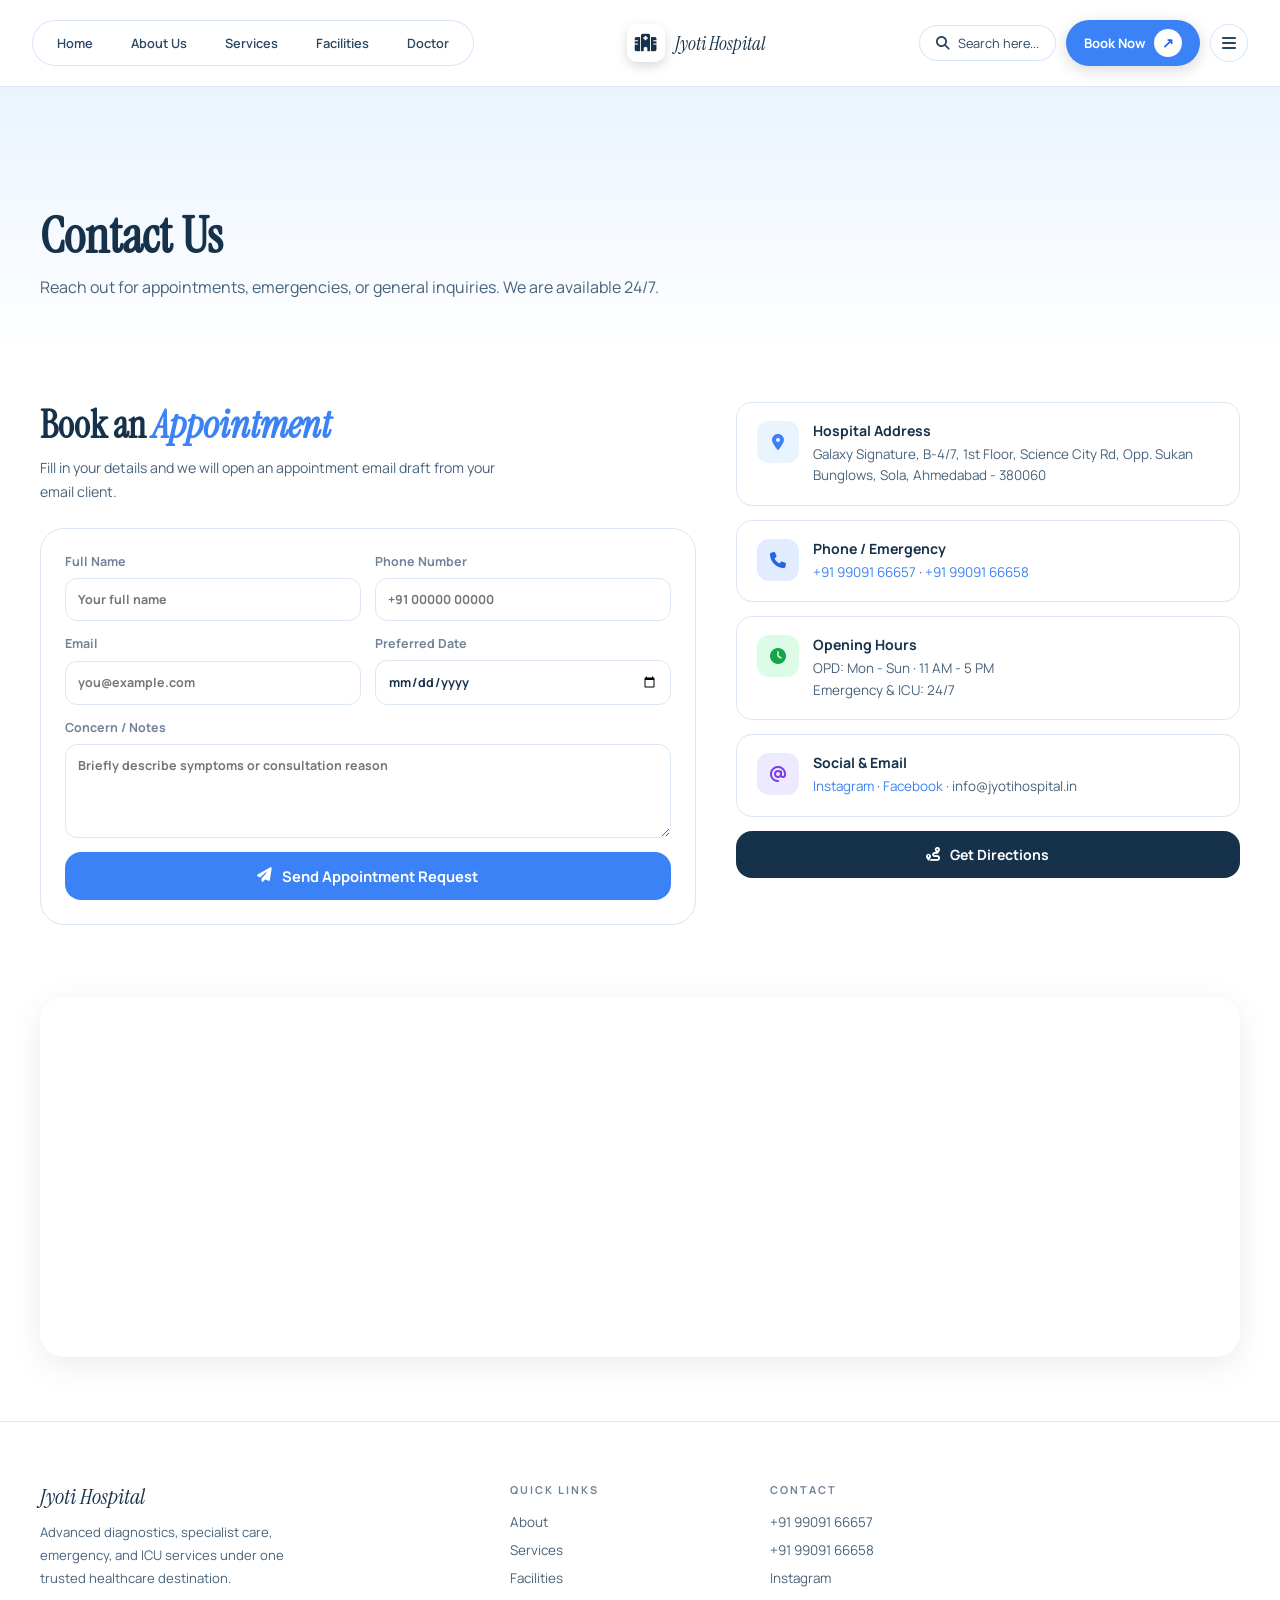
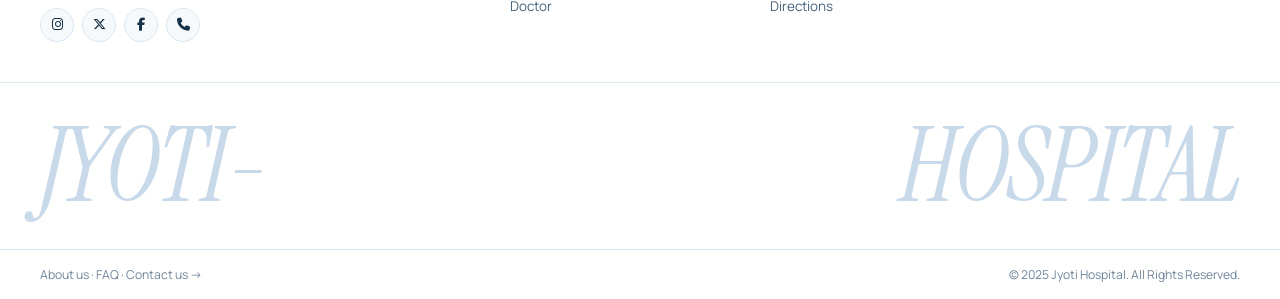
<file: pages/contact.html>
<!DOCTYPE html>
<html lang="en">

<head>
  <meta charset="UTF-8" />
  <meta name="viewport" content="width=device-width, initial-scale=1.0" />
  <title>Contact Us | Jyoti Hospital</title>
  <meta name="description"
    content="Get in touch with Jyoti Hospital, Sola, Ahmedabad. Book an appointment, call emergency, or visit us." />
  <link
    href="https://fonts.googleapis.com/css2?family=Instrument+Serif:ital@0;1&family=Manrope:wght@300;400;500;600;700;800&display=swap"
    rel="stylesheet" />
  <link rel="stylesheet" href="https://cdn.jsdelivr.net/npm/@fortawesome/fontawesome-free@6.5.2/css/all.min.css" />
  <link rel="stylesheet" href="../assets/css/main.css" />
</head>

<body class="inner-page">
  <div class="nav-wrap">
    <nav class="nav-pill-left">
      <a href="../index.html">Home</a>
      <a href="./about.html">About Us</a>
      <a href="./services.html">Services</a>
      <a href="./facilities.html">Facilities</a>
      <a href="./doctor.html">Doctor</a>
    </nav>
    <div class="nav-logo">
      <div class="nav-logo-icon"><i class="fa-solid fa-hospital"></i></div>
      <span class="nav-logo-name">Jyoti Hospital</span>
    </div>
    <div class="nav-right">
      <button type="button" class="nav-search" aria-label="Search full website"><span><i
            class="fa-solid fa-magnifying-glass"></i></span> Search here...</button>
      <a href="./contact.html" class="nav-book">Book Now <div class="btn-arrow">↗</div></a>
      <div class="nav-menu-btn"><i class="fa-solid fa-bars"></i></div>
    </div>
  </div>

  <!-- PAGE HERO -->
  <section class="page-hero">
    <div class="page-hero-inner">
      <h1>Contact Us</h1>
      <p>Reach out for appointments, emergencies, or general inquiries. We are available 24/7.</p>
    </div>
  </section>

  <!-- CONTACT CONTENT -->
  <section class="contact-page-sec">
    <div class="contact-page-inner">

      <!-- LEFT: FORM -->
      <div class="contact-form-block">
        <h2>Book an <em>Appointment</em></h2>
        <p>Fill in your details and we will open an appointment email draft from your email client.</p>
        <form id="appointment-form-el" class="appointment-form" data-email="info@jyotihospital.in">
          <div class="form-row">
            <label>
              Full Name
              <input type="text" name="name" required placeholder="Your full name" />
            </label>
            <label>
              Phone Number
              <input type="tel" name="phone" required placeholder="+91 00000 00000" />
            </label>
          </div>
          <div class="form-row">
            <label>
              Email
              <input type="email" name="email" required placeholder="you@example.com" />
            </label>
            <label>
              Preferred Date
              <input type="date" name="date" required />
            </label>
          </div>
          <label>
            Concern / Notes
            <textarea name="message" rows="4" placeholder="Briefly describe symptoms or consultation reason"></textarea>
          </label>
          <button type="submit" class="contact-submit-btn"><i class="fa-solid fa-paper-plane"></i> Send Appointment
            Request</button>
        </form>
      </div>

      <!-- RIGHT: INFO CARDS -->
      <div class="contact-info-block">

        <div class="contact-info-card">
          <div class="cic-icon"><i class="fa-solid fa-location-dot"></i></div>
          <div>
            <h4>Hospital Address</h4>
            <p>Galaxy Signature, B-4/7, 1st Floor, Science City Rd, Opp. Sukan Bunglows, Sola, Ahmedabad - 380060</p>
          </div>
        </div>

        <div class="contact-info-card">
          <div class="cic-icon cic-blue"><i class="fa-solid fa-phone"></i></div>
          <div>
            <h4>Phone / Emergency</h4>
            <p><a href="tel:+919909166657">+91 99091 66657</a> · <a href="tel:+919909166658">+91 99091 66658</a></p>
          </div>
        </div>

        <div class="contact-info-card">
          <div class="cic-icon cic-green"><i class="fa-solid fa-clock"></i></div>
          <div>
            <h4>Opening Hours</h4>
            <p>OPD: Mon - Sun · 11 AM - 5 PM<br />Emergency & ICU: 24/7</p>
          </div>
        </div>

        <div class="contact-info-card">
          <div class="cic-icon cic-purple"><i class="fa-solid fa-at"></i></div>
          <div>
            <h4>Social & Email</h4>
            <p>
              <a href="https://www.instagram.com/jyoti.hospital.icu/" target="_blank"
                rel="noopener noreferrer">Instagram</a> ·
              <a href="https://www.facebook.com/JyotiHospitalICUPharmacy/" target="_blank"
                rel="noopener noreferrer">Facebook</a> ·
              info@jyotihospital.in
            </p>
          </div>
        </div>

        <a href="https://www.google.com/maps/dir/?api=1&destination=Jyoti+Hospital+Sola+Ahmedabad" target="_blank"
          rel="noopener noreferrer" class="contact-directions-btn">
          <i class="fa-solid fa-route"></i> Get Directions
        </a>
      </div>

    </div>
  </section>

  <!-- MAP -->
  <section class="contact-map-sec">
    <iframe
      src="https://www.google.com/maps/embed?pb=!1m18!1m12!1m3!1d3671.5!2d72.5310!3d23.0730!2m3!1f0!2f0!3f0!3m2!1i1024!2i768!4f13.1!3m3!1m2!1s0x395e832a!2sJyoti+Hospital+ICU+%26+Pharmacy!5e0!3m2!1sen!2sin!4v1680000000000!5m2!1sen!2sin"
      allowfullscreen loading="lazy" referrerpolicy="no-referrer-when-downgrade"></iframe>
  </section>

  <!-- FOOTER -->
  <footer>
    <div class="footer-top">
      <div>
        <div class="fb-name">Jyoti Hospital</div>
        <p class="fb-desc">Advanced diagnostics, specialist care, emergency, and ICU services under one trusted
          healthcare destination.</p>
        <div class="fb-socials">
          <a class="fb-soc" href="https://www.instagram.com/jyoti.hospital.icu/" target="_blank"
            rel="noopener noreferrer"><i class="fa-brands fa-instagram"></i></a>
          <a class="fb-soc" href="#" target="_blank" rel="noopener noreferrer"><i
              class="fa-brands fa-x-twitter"></i></a>
          <a class="fb-soc" href="https://www.facebook.com/JyotiHospitalICUPharmacy/" target="_blank"
            rel="noopener noreferrer"><i class="fa-brands fa-facebook-f"></i></a>
          <a class="fb-soc" href="tel:+919909166657"><i class="fa-solid fa-phone"></i></a>
        </div>
      </div>
      <div class="fc">
        <div class="fc-head">Quick Links</div>
        <a href="./about.html">About</a>
        <a href="./services.html">Services</a>
        <a href="./facilities.html">Facilities</a>
        <a href="./doctor.html">Doctor</a>
      </div>
      <div class="fc">
        <div class="fc-head">Contact</div>
        <a href="tel:+919909166657">+91 99091 66657</a>
        <a href="tel:+919909166658">+91 99091 66658</a>
        <a href="https://www.instagram.com/jyoti.hospital.icu/" target="_blank" rel="noopener noreferrer">Instagram</a>
        <a href="https://www.google.com/maps/dir/?api=1&destination=Jyoti+Hospital+Sola+Ahmedabad" target="_blank"
          rel="noopener noreferrer">Directions</a>
      </div>
    </div>
    <div class="footer-wordmark">
      <div class="wordmark">JYOTI-</div>
      <div class="wordmark">HOSPITAL</div>
    </div>
    <div
      style="padding: 16px 40px; display: flex; justify-content: space-between; align-items: center; border-top: 1px solid var(--border); font-size: 0.76rem; color: var(--muted); flex-wrap: wrap; gap: 8px">
      <span>About us · FAQ · Contact us →</span>
      <span>&copy; 2025 Jyoti Hospital. All Rights Reserved.</span>
    </div>
  </footer>

  <div class="mobile-nav-overlay" id="mobile-nav">
    <div class="mobile-nav-drawer">
      <button class="mobile-nav-close" id="mobile-nav-close"><i class="fa-solid fa-xmark"></i></button>
      <a href="./about.html">About Us</a>
      <a href="./services.html">Services</a>
      <a href="./facilities.html">Facilities</a>
      <a href="./doctor.html">Doctor</a>
      <a href="./contact.html">Contact Us</a>
      <a href="./contact.html" class="mobile-nav-cta"><i class="fa-regular fa-calendar-check"></i> Book Appointment</a>
    </div>
  </div>
  <script defer src="../assets/js/main.js"></script>
</body>

</html>
</file>
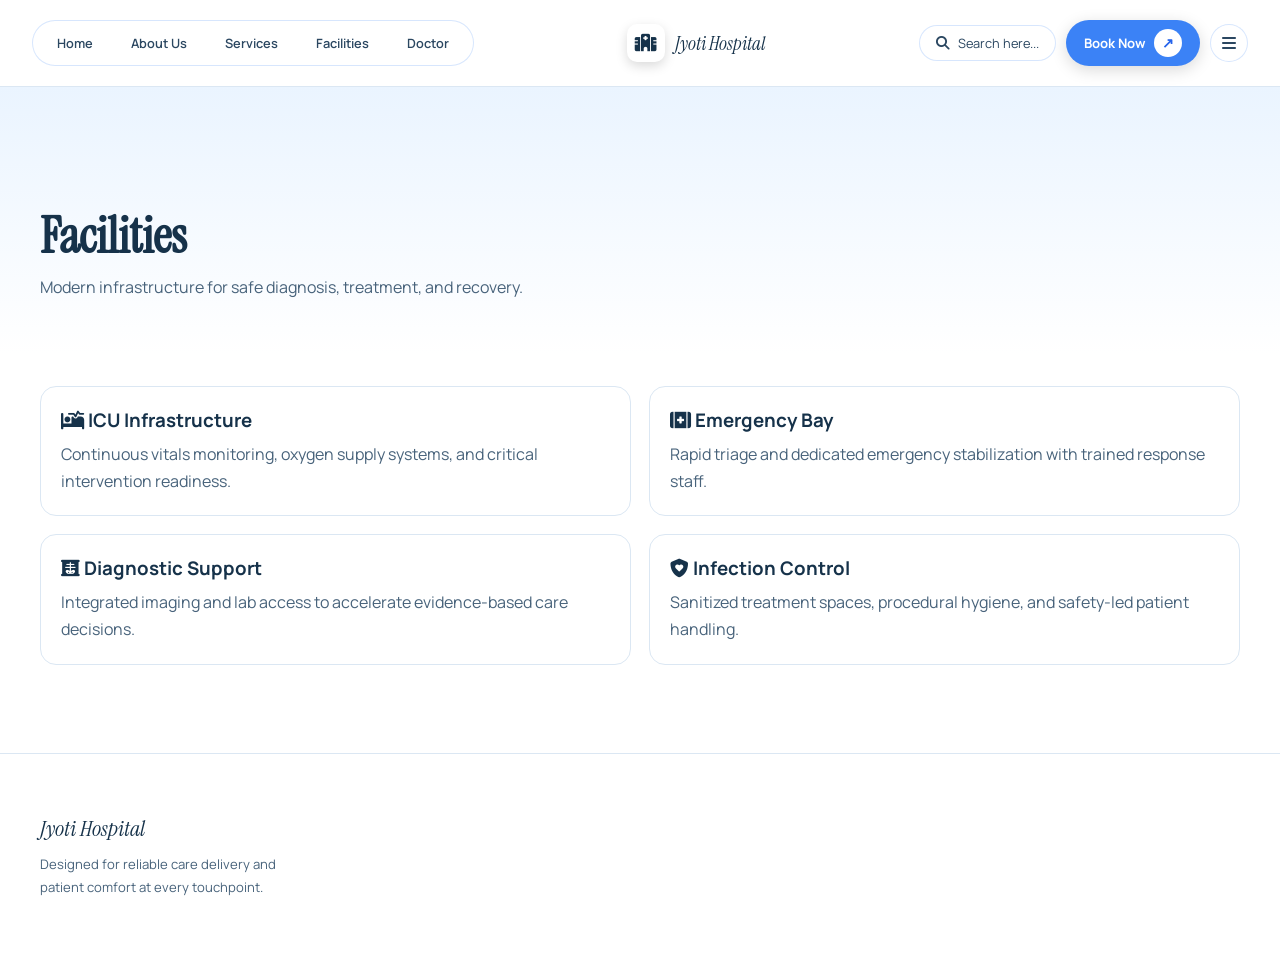
<file: pages/facilities.html>
<!DOCTYPE html>
<html lang="en">

<head>
  <meta charset="UTF-8" />
  <meta name="viewport" content="width=device-width, initial-scale=1.0" />
  <title>Facilities | Jyoti Hospital</title>
  <meta name="description"
    content="Discover hospital infrastructure and patient-focused facilities at Jyoti Hospital." />
  <link
    href="https://fonts.googleapis.com/css2?family=Instrument+Serif:ital@0;1&family=Manrope:wght@300;400;500;600;700;800&display=swap"
    rel="stylesheet" />
  <link rel="stylesheet" href="https://cdn.jsdelivr.net/npm/@fortawesome/fontawesome-free@6.5.2/css/all.min.css" />
  <link rel="stylesheet" href="../assets/css/main.css" />
</head>

<body class="inner-page">
  <div class="nav-wrap">
    <nav class="nav-pill-left">
      <a href="../index.html">Home</a>
      <a href="./about.html">About Us</a>
      <a href="./services.html">Services</a>
      <a href="./facilities.html">Facilities</a>
      <a href="./doctor.html">Doctor</a>
    </nav>
    <div class="nav-logo">
      <div class="nav-logo-icon"><i class="fa-solid fa-hospital"></i></div>
      <span class="nav-logo-name">Jyoti Hospital</span>
    </div>
    <div class="nav-right">
      <button type="button" class="nav-search" aria-label="Search full website"><span><i
            class="fa-solid fa-magnifying-glass"></i></span> Search here...</button>
      <a href="./contact.html" class="nav-book">Book Now <div class="btn-arrow">↗</div></a>
      <div class="nav-menu-btn"><i class="fa-solid fa-bars"></i></div>
    </div>
  </div>

  <section class="page-hero">
    <div class="page-hero-inner">
      <h1>Facilities</h1>
      <p>Modern infrastructure for safe diagnosis, treatment, and recovery.</p>
    </div>
  </section>

  <section class="content-sec">
    <div class="simple-grid">
      <article class="simple-card">
        <h3><i class="fa-solid fa-bed-pulse"></i> ICU Infrastructure</h3>
        <p>Continuous vitals monitoring, oxygen supply systems, and critical intervention readiness.</p>
      </article>
      <article class="simple-card">
        <h3><i class="fa-solid fa-kit-medical"></i> Emergency Bay</h3>
        <p>Rapid triage and dedicated emergency stabilization with trained response staff.</p>
      </article>
      <article class="simple-card">
        <h3><i class="fa-solid fa-x-ray"></i> Diagnostic Support</h3>
        <p>Integrated imaging and lab access to accelerate evidence-based care decisions.</p>
      </article>
      <article class="simple-card">
        <h3><i class="fa-solid fa-shield-heart"></i> Infection Control</h3>
        <p>Sanitized treatment spaces, procedural hygiene, and safety-led patient handling.</p>
      </article>
    </div>
  </section>

  <footer>
    <div class="footer-top">
      <div>
        <div class="fb-name">Jyoti Hospital</div>
        <p class="fb-desc">Designed for reliable care delivery and patient comfort at every touchpoint.</p>
      </div>
    </div>
  </footer>
  <div class="mobile-nav-overlay" id="mobile-nav">
    <div class="mobile-nav-drawer">
      <button class="mobile-nav-close" id="mobile-nav-close"><i class="fa-solid fa-xmark"></i></button>
      <a href="./about.html">About Us</a>
      <a href="./services.html">Services</a>
      <a href="./facilities.html">Facilities</a>
      <a href="./doctor.html">Doctor</a>
      <a href="./contact.html">Contact Us</a>
      <a href="./contact.html" class="mobile-nav-cta"><i class="fa-regular fa-calendar-check"></i> Book Appointment</a>
    </div>
  </div>
  <script defer src="../assets/js/main.js"></script>
</body>

</html>
</file>
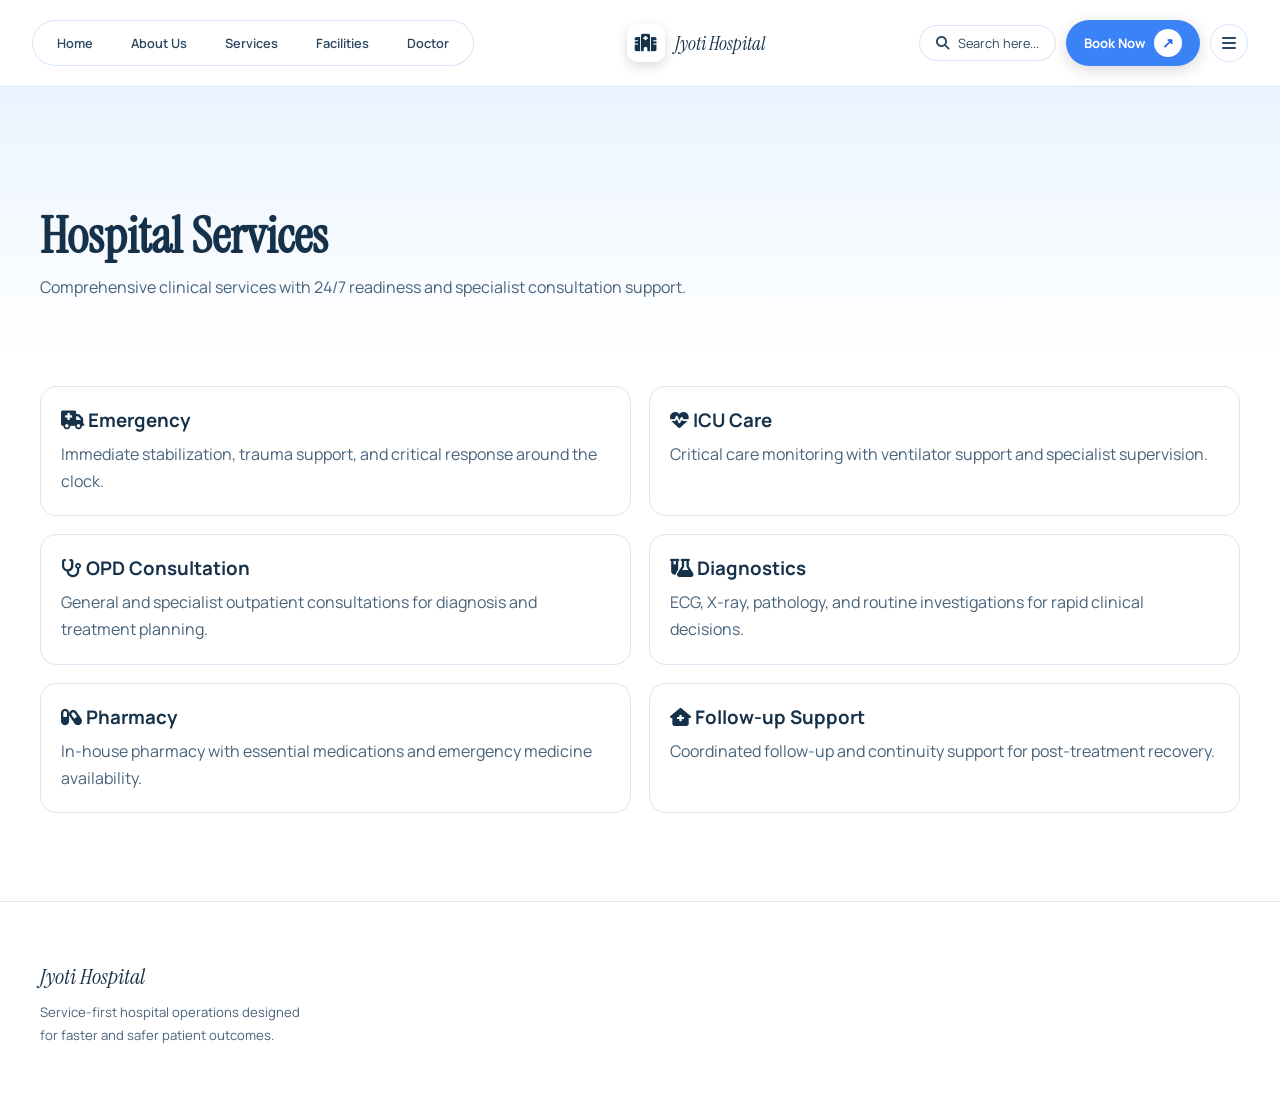
<file: pages/services.html>
<!DOCTYPE html>
<html lang="en">

<head>
  <meta charset="UTF-8" />
  <meta name="viewport" content="width=device-width, initial-scale=1.0" />
  <title>Services | Jyoti Hospital</title>
  <meta name="description"
    content="Explore hospital services including emergency, ICU, OPD, diagnostics, and pharmacy support." />
  <link
    href="https://fonts.googleapis.com/css2?family=Instrument+Serif:ital@0;1&family=Manrope:wght@300;400;500;600;700;800&display=swap"
    rel="stylesheet" />
  <link rel="stylesheet" href="https://cdn.jsdelivr.net/npm/@fortawesome/fontawesome-free@6.5.2/css/all.min.css" />
  <link rel="stylesheet" href="../assets/css/main.css" />
</head>

<body class="inner-page">
  <div class="nav-wrap">
    <nav class="nav-pill-left">
      <a href="../index.html">Home</a>
      <a href="./about.html">About Us</a>
      <a href="./services.html">Services</a>
      <a href="./facilities.html">Facilities</a>
      <a href="./doctor.html">Doctor</a>
    </nav>
    <div class="nav-logo">
      <div class="nav-logo-icon"><i class="fa-solid fa-hospital"></i></div>
      <span class="nav-logo-name">Jyoti Hospital</span>
    </div>
    <div class="nav-right">
      <button type="button" class="nav-search" aria-label="Search full website"><span><i
            class="fa-solid fa-magnifying-glass"></i></span> Search here...</button>
      <a href="./contact.html" class="nav-book">Book Now <div class="btn-arrow">↗</div></a>
      <div class="nav-menu-btn"><i class="fa-solid fa-bars"></i></div>
    </div>
  </div>

  <section class="page-hero">
    <div class="page-hero-inner">
      <h1>Hospital Services</h1>
      <p>Comprehensive clinical services with 24/7 readiness and specialist consultation support.</p>
    </div>
  </section>

  <section class="content-sec">
    <div class="simple-grid">
      <article class="simple-card">
        <h3><i class="fa-solid fa-truck-medical"></i> Emergency</h3>
        <p>Immediate stabilization, trauma support, and critical response around the clock.</p>
      </article>
      <article class="simple-card">
        <h3><i class="fa-solid fa-heart-pulse"></i> ICU Care</h3>
        <p>Critical care monitoring with ventilator support and specialist supervision.</p>
      </article>
      <article class="simple-card">
        <h3><i class="fa-solid fa-stethoscope"></i> OPD Consultation</h3>
        <p>General and specialist outpatient consultations for diagnosis and treatment planning.</p>
      </article>
      <article class="simple-card">
        <h3><i class="fa-solid fa-flask-vial"></i> Diagnostics</h3>
        <p>ECG, X-ray, pathology, and routine investigations for rapid clinical decisions.</p>
      </article>
      <article class="simple-card">
        <h3><i class="fa-solid fa-capsules"></i> Pharmacy</h3>
        <p>In-house pharmacy with essential medications and emergency medicine availability.</p>
      </article>
      <article class="simple-card">
        <h3><i class="fa-solid fa-house-medical"></i> Follow-up Support</h3>
        <p>Coordinated follow-up and continuity support for post-treatment recovery.</p>
      </article>
    </div>
  </section>

  <footer>
    <div class="footer-top">
      <div>
        <div class="fb-name">Jyoti Hospital</div>
        <p class="fb-desc">Service-first hospital operations designed for faster and safer patient outcomes.</p>
      </div>
    </div>
  </footer>
  <div class="mobile-nav-overlay" id="mobile-nav">
    <div class="mobile-nav-drawer">
      <button class="mobile-nav-close" id="mobile-nav-close"><i class="fa-solid fa-xmark"></i></button>
      <a href="./about.html">About Us</a>
      <a href="./services.html">Services</a>
      <a href="./facilities.html">Facilities</a>
      <a href="./doctor.html">Doctor</a>
      <a href="./contact.html">Contact Us</a>
      <a href="./contact.html" class="mobile-nav-cta"><i class="fa-regular fa-calendar-check"></i> Book Appointment</a>
    </div>
  </div>
  <script defer src="../assets/js/main.js"></script>
</body>

</html>
</file>
<file: assets/css/main.css>
/* TOKENS */
:root {
  --ink: #0c1117;
  --ink2: #1e2733;
  --white: #ffffff;
  --snow: #f5f6f8;
  --mist: #edf0f4;
  --border: #e2e6ec;
  --sub: #5a6478;
  --muted: #8c95a6;
  --blue: #1a5ce8;
  --blue2: #1248c4;
  --sky: #e8f0fd;
  --teal: #07b8bc;
  --green: #12b76a;
  --red: #f04438;
  --gold: #f79009;
  --r-pill: 999px;
  --r-lg: 24px;
  --r-md: 16px;
  --r-sm: 10px;
  --shadow: 0 8px 32px rgba(12, 17, 23, 0.08);
  --shadow-lg: 0 20px 64px rgba(12, 17, 23, 0.13);
}

*,
*::before,
*::after {
  box-sizing: border-box;
  margin: 0;
  padding: 0;
}

html {
  scroll-behavior: smooth;
}

body {
  font-family: "Manrope", sans-serif;
  background: var(--white);
  color: var(--ink);
  overflow-x: hidden;
}

a {
  text-decoration: none;
  color: inherit;
}

::-webkit-scrollbar {
  width: 4px;
}

::-webkit-scrollbar-thumb {
  background: var(--blue);
  border-radius: 2px;
}

/* NAV */
.nav-wrap {
  position: absolute;
  top: 0;
  left: 0;
  right: 0;
  z-index: 100;
  padding: 20px 32px;
  display: flex;
  align-items: center;
  justify-content: space-between;
  gap: 16px;
}

.nav-pill-left {
  display: flex;
  align-items: center;
  gap: 6px;
  background: rgba(255, 255, 255, 0.18);
  backdrop-filter: blur(16px);
  border: 1px solid rgba(255, 255, 255, 0.28);
  border-radius: var(--r-pill);
  padding: 6px 8px;
}

.nav-pill-left a {
  font-size: 0.8rem;
  font-weight: 600;
  color: rgba(255, 255, 255, 0.88);
  padding: 7px 16px;
  border-radius: var(--r-pill);
  transition: background 0.2s, color 0.2s;
}

.nav-pill-left a:hover {
  background: rgba(255, 255, 255, 0.18);
  color: #fff;
}

.nav-logo {
  position: absolute;
  left: 50%;
  transform: translateX(-50%);
  display: flex;
  align-items: center;
  gap: 10px;
}

.nav-logo-icon {
  width: 38px;
  height: 38px;
  background: #fff;
  border-radius: 10px;
  display: flex;
  align-items: center;
  justify-content: center;
  font-size: 1.1rem;
  box-shadow: 0 4px 12px rgba(0, 0, 0, 0.15);
}

.nav-logo-name {
  font-family: "Instrument Serif", serif;
  font-size: 1.2rem;
  color: #fff;
  font-style: italic;
}

.nav-right {
  display: flex;
  align-items: center;
  gap: 10px;
}

.nav-search {
  display: flex;
  align-items: center;
  gap: 8px;
  background: rgba(255, 255, 255, 0.18);
  backdrop-filter: blur(16px);
  border: 1px solid rgba(255, 255, 255, 0.28);
  border-radius: var(--r-pill);
  padding: 8px 16px;
  color: rgba(255, 255, 255, 0.7);
  font-size: 0.8rem;
  cursor: pointer;
  min-width: 120px;
}

.nav-search span {
  font-size: 0.85rem;
}

.nav-book {
  display: flex;
  align-items: center;
  gap: 8px;
  background: #fff;
  color: var(--ink);
  font-size: 0.82rem;
  font-weight: 700;
  padding: 9px 18px;
  border-radius: var(--r-pill);
  box-shadow: 0 4px 16px rgba(0, 0, 0, 0.15);
  transition: transform 0.2s, box-shadow 0.2s;
}

.nav-book:hover {
  transform: scale(1.03);
  box-shadow: 0 6px 24px rgba(0, 0, 0, 0.2);
}

.nav-menu-btn {
  width: 38px;
  height: 38px;
  background: rgba(255, 255, 255, 0.18);
  border: 1px solid rgba(255, 255, 255, 0.28);
  border-radius: 50%;
  backdrop-filter: blur(16px);
  display: flex;
  align-items: center;
  justify-content: center;
  cursor: pointer;
  color: #fff;
  font-size: 1rem;
}

/* HERO */
.hero {
  height: 100vh;
  min-height: 680px;
  position: relative;
  overflow: hidden;
  background: #1a2840;
}

.hero-img {
  position: absolute;
  inset: 0;
  background: url("https://images.unsplash.com/photo-1586773860418-d37222d8fce3?w=1600&q=85") center / cover no-repeat;
  transition: transform 8s ease;
}

.hero:hover .hero-img {
  transform: scale(1.03);
}

.hero-overlay {
  position: absolute;
  inset: 0;
  background: linear-gradient(180deg,
      rgba(10, 20, 40, 0.55) 0%,
      rgba(10, 20, 40, 0.25) 40%,
      rgba(10, 20, 40, 0.7) 100%);
}

.hero-content {
  position: relative;
  z-index: 2;
  height: 100%;
  display: flex;
  flex-direction: column;
  padding: 0 40px 60px;
}

.hero-topleft {
  position: absolute;
  left: 40px;
  top: 50%;
  transform: translateY(-20%);
  max-width: 210px;
}

.hero-topleft-label {
  font-size: 0.72rem;
  font-weight: 600;
  letter-spacing: 1.5px;
  text-transform: uppercase;
  color: rgba(255, 255, 255, 0.55);
  margin-bottom: 10px;
}

.hero-topleft p {
  font-size: 0.82rem;
  color: rgba(255, 255, 255, 0.72);
  line-height: 1.65;
}

.hero-avatars {
  display: flex;
  align-items: center;
  gap: 6px;
  margin-top: 16px;
}

.av-stack {
  display: flex;
}

.av-stack .av {
  width: 32px;
  height: 32px;
  border-radius: 50%;
  border: 2px solid rgba(255, 255, 255, 0.5);
  background: linear-gradient(135deg, #3b82f6, #06b6d4);
  margin-left: -8px;
  display: flex;
  align-items: center;
  justify-content: center;
  font-size: 0.65rem;
  font-weight: 700;
  color: #fff;
}

.av-stack .av:first-child {
  margin-left: 0;
}

.av-label {
  font-size: 0.73rem;
  color: rgba(255, 255, 255, 0.65);
  font-weight: 600;
}

.hero-headline {
  position: absolute;
  left: 50%;
  bottom: 160px;
  transform: translateX(-50%);
  text-align: center;
  width: 100%;
  max-width: 720px;
  padding: 0 24px;
}

.hero-headline h1 {
  font-family: "Instrument Serif", serif;
  font-size: clamp(2.6rem, 5.5vw, 4.8rem);
  color: #fff;
  line-height: 1.12;
  letter-spacing: -0.5px;
  margin-bottom: 14px;
}

.hero-headline h1 em {
  font-style: italic;
  color: rgba(255, 255, 255, 0.7);
}

.hero-headline p {
  font-size: 0.9rem;
  color: rgba(255, 255, 255, 0.65);
  line-height: 1.7;
  max-width: 460px;
  margin: 0 auto 28px;
}

.hero-cta-row {
  display: flex;
  align-items: center;
  justify-content: center;
  gap: 12px;
  flex-wrap: wrap;
}

.btn-hero {
  display: inline-flex;
  align-items: center;
  gap: 9px;
  background: #fff;
  color: var(--ink);
  font-size: 0.88rem;
  font-weight: 700;
  padding: 14px 28px;
  border-radius: var(--r-pill);
  box-shadow: 0 8px 28px rgba(0, 0, 0, 0.22);
  transition: transform 0.2s, box-shadow 0.2s;
}

.btn-hero:hover {
  transform: translateY(-2px);
  box-shadow: 0 14px 36px rgba(0, 0, 0, 0.28);
}

.btn-hero-icon {
  width: 32px;
  height: 32px;
  background: var(--ink);
  color: #fff;
  border-radius: 50%;
  display: flex;
  align-items: center;
  justify-content: center;
  font-size: 0.85rem;
}

.hero-socials {
  position: absolute;
  right: 32px;
  bottom: 220px;
  display: flex;
  flex-direction: column;
  gap: 8px;
}

.social-pill {
  display: flex;
  align-items: center;
  gap: 8px;
  background: rgba(255, 255, 255, 0.14);
  border: 1px solid rgba(255, 255, 255, 0.22);
  backdrop-filter: blur(12px);
  border-radius: var(--r-pill);
  padding: 7px 14px;
  color: #fff;
  font-size: 0.78rem;
  font-weight: 600;
  transition: background 0.2s;
  cursor: pointer;
}

.social-pill:hover {
  background: rgba(255, 255, 255, 0.22);
}

.hero-bottom {
  position: absolute;
  bottom: 0;
  left: 0;
  right: 0;
  padding: 20px 40px;
  display: flex;
  align-items: center;
  justify-content: space-between;
  gap: 16px;
  flex-wrap: wrap;
}

.hero-stat-pill {
  display: flex;
  align-items: center;
  gap: 10px;
  background: rgba(255, 255, 255, 0.12);
  border: 1px solid rgba(255, 255, 255, 0.2);
  backdrop-filter: blur(12px);
  border-radius: var(--r-pill);
  padding: 10px 20px;
  color: #fff;
}

.hsp-num {
  font-family: "Instrument Serif", serif;
  font-size: 1.3rem;
  font-style: italic;
  font-weight: 400;
}

.hsp-line {
  width: 1px;
  height: 22px;
  background: rgba(255, 255, 255, 0.25);
}

.hsp-lbl {
  font-size: 0.73rem;
  opacity: 0.65;
  font-weight: 500;
}

.hero-app-btns {
  display: flex;
  align-items: center;
  gap: 8px;
}

.app-btn {
  display: flex;
  align-items: center;
  gap: 6px;
  background: rgba(255, 255, 255, 0.14);
  border: 1px solid rgba(255, 255, 255, 0.22);
  backdrop-filter: blur(12px);
  border-radius: var(--r-pill);
  padding: 9px 16px;
  color: #fff;
  font-size: 0.78rem;
  font-weight: 600;
  transition: background 0.2s;
  cursor: pointer;
}

.app-btn:hover {
  background: rgba(255, 255, 255, 0.22);
}

/* ABOUT SECTION */
.about-sec {
  padding: 96px 40px;
  display: grid;
  grid-template-columns: 1fr 1fr 1fr;
  gap: 50px;
  max-width: 1280px;
  margin: 0 auto;
  align-items: start;
}

.about-tag-col {
  padding-right: 40px;
  padding-top: 8px;
}

.about-tag {
  display: inline-flex;
  align-items: center;
  gap: 6px;
  border: 1px solid var(--border);
  border-radius: var(--r-pill);
  padding: 6px 14px;
  font-size: 0.75rem;
  font-weight: 600;
  color: var(--sub);
  margin-bottom: 24px;
}

.about-main-col {
  grid-column: span 2;
}

.about-main-col h2 {
  font-family: "Instrument Serif", serif;
  font-size: clamp(1.8rem, 3vw, 3rem);
  color: var(--ink);
  line-height: 1.2;
  margin-bottom: 20px;
}

.about-main-col h2 em {
  font-style: italic;
  color: var(--blue);
}

.about-main-col p {
  font-size: 0.93rem;
  color: var(--sub);
  line-height: 1.8;
  max-width: 540px;
  margin-bottom: 28px;
}

.about-feature-row {
  display: flex;
  gap: 12px;
  flex-wrap: wrap;
}

.feat-pill {
  display: flex;
  align-items: center;
  gap: 8px;
  background: var(--snow);
  border: 1px solid var(--border);
  border-radius: var(--r-pill);
  padding: 9px 16px;
  font-size: 0.8rem;
  font-weight: 600;
  color: var(--ink);
  transition: border-color 0.2s, background 0.2s;
}

.feat-pill:hover {
  border-color: var(--blue);
  background: var(--sky);
}

.fp-dot {
  width: 8px;
  height: 8px;
  border-radius: 50%;
}

.fp-blue {
  background: var(--blue);
}

.fp-green {
  background: var(--green);
}

.fp-teal {
  background: var(--teal);
}

.fp-gold {
  background: var(--gold);
}

.learn-btn {
  display: inline-flex;
  align-items: center;
  gap: 9px;
  background: var(--ink);
  color: #fff;
  font-size: 0.85rem;
  font-weight: 700;
  padding: 12px 22px;
  border-radius: var(--r-pill);
  margin-top: 28px;
  transition: background 0.2s, transform 0.2s;
}

.learn-btn:hover {
  background: var(--blue);
  transform: translateX(2px);
}

.btn-arrow {
  width: 28px;
  height: 28px;
  background: rgba(255, 255, 255, 0.18);
  border-radius: 50%;
  display: flex;
  align-items: center;
  justify-content: center;
  font-size: 0.85rem;
}

/* FACILITIES BENTO */
.facilities-sec {
  background: var(--white);
  padding: 0 40px 96px;
}

.fac-header {
  display: flex;
  align-items: center;
  justify-content: space-between;
  padding-bottom: 28px;
  border-bottom: 1px solid var(--border);
  margin-bottom: 28px;
  max-width: 1280px;
  margin-left: auto;
  margin-right: auto;
}

.fac-title {
  font-size: 1.1rem;
  font-weight: 700;
  color: var(--ink);
}

.fac-search {
  display: flex;
  align-items: center;
  gap: 8px;
  background: var(--snow);
  border: 1px solid var(--border);
  border-radius: var(--r-pill);
  padding: 8px 16px;
  font-size: 0.8rem;
  color: var(--muted);
  min-width: 180px;
}

.view-all-btn {
  display: flex;
  align-items: center;
  gap: 7px;
  background: var(--ink);
  color: #fff;
  font-size: 0.8rem;
  font-weight: 700;
  padding: 9px 18px;
  border-radius: var(--r-pill);
  transition: background 0.2s;
}

.view-all-btn:hover {
  background: var(--blue);
}

.bento {
  display: grid;
  grid-template-columns: repeat(3, 1fr);
  grid-template-rows: 280px 280px;
  gap: 14px;
  max-width: 1280px;
  margin: 0 auto;
}

.bento-card {
  border-radius: var(--r-lg);
  overflow: hidden;
  position: relative;
  cursor: pointer;
  transition: transform 0.3s, box-shadow 0.3s;
  background: #dbe8fb;
}

.bento-card:hover {
  transform: scale(1.01);
  box-shadow: var(--shadow-lg);
}

.bc-img {
  position: absolute;
  inset: 0;
  background-size: cover;
  background-position: center;
  transition: transform 0.5s ease;
}

.bento-card:hover .bc-img {
  transform: scale(1.06);
}

.bc-overlay {
  position: absolute;
  inset: 0;
  background: linear-gradient(180deg,
      rgba(10, 20, 40, 0.08) 0%,
      rgba(10, 20, 40, 0.65) 100%);
}

.bc-content {
  position: absolute;
  inset: 0;
  padding: 20px 22px;
  display: flex;
  flex-direction: column;
  justify-content: space-between;
}

.bc-tag {
  display: inline-flex;
  align-items: center;
  gap: 6px;
  background: rgba(255, 255, 255, 0.22);
  backdrop-filter: blur(8px);
  border: 1px solid rgba(255, 255, 255, 0.3);
  border-radius: var(--r-pill);
  padding: 5px 12px;
  font-size: 0.72rem;
  font-weight: 600;
  color: #fff;
  width: fit-content;
}

.bc-bottom {
  display: flex;
  justify-content: space-between;
  align-items: flex-end;
}

.bc-title {
  font-size: 0.97rem;
  font-weight: 700;
  color: #fff;
  line-height: 1.3;
  max-width: 200px;
}

.bc-arrow {
  width: 36px;
  height: 36px;
  background: #fff;
  border-radius: 50%;
  display: flex;
  align-items: center;
  justify-content: center;
  font-size: 0.9rem;
  color: var(--ink);
  flex-shrink: 0;
  transition: background 0.2s, transform 0.2s;
}

.bento-card:hover .bc-arrow {
  background: var(--blue);
  color: #fff;
  transform: rotate(45deg);
}

.bento-card.big {
  grid-row: span 2;
}

.bc-num {
  position: absolute;
  top: 16px;
  right: 16px;
  width: 36px;
  height: 36px;
  background: rgba(255, 255, 255, 0.22);
  backdrop-filter: blur(8px);
  border: 1px solid rgba(255, 255, 255, 0.3);
  border-radius: 50%;
  display: flex;
  align-items: center;
  justify-content: center;
  font-size: 0.78rem;
  font-weight: 700;
  color: #fff;
}

.bg-emergency {
  background-image: url("https://images.unsplash.com/photo-1551076805-e1869033e561?w=800&q=80");
}

.bg-icu {
  background-image: url("https://images.unsplash.com/photo-1530497610245-94d3c16cda28?w=800&q=80");
}

.bg-pharmacy {
  background-image: url("https://images.unsplash.com/photo-1584308666744-24d5c474f2ae?w=800&q=80");
}

.bg-opd {
  background-image: url("https://images.unsplash.com/photo-1576091160550-2173dba999ef?w=800&q=80");
}

.bg-diagnostics {
  background-image: url("https://images.unsplash.com/photo-1559757175-5700dde675bc?w=800&q=80");
}

/* NEARBY / EXPLORE */
.explore-sec {
  background: var(--snow);
  padding: 96px 40px;
}

.explore-inner {
  max-width: 1280px;
  margin: 0 auto;
}

.explore-grid {
  display: grid;
  grid-template-columns: 1fr 1fr;
  gap: 64px;
  align-items: center;
}

.explore-tag {
  display: inline-flex;
  align-items: center;
  gap: 6px;
  font-size: 0.72rem;
  font-weight: 700;
  letter-spacing: 2px;
  text-transform: uppercase;
  color: var(--blue);
  margin-bottom: 18px;
}

.explore-left h2 {
  font-family: "Instrument Serif", serif;
  font-size: clamp(2rem, 3.5vw, 3.2rem);
  color: var(--ink);
  line-height: 1.15;
  margin-bottom: 16px;
}

.explore-left h2 em {
  font-style: italic;
}

.explore-left p {
  font-size: 0.9rem;
  color: var(--sub);
  line-height: 1.8;
  max-width: 440px;
  margin-bottom: 28px;
}

.get-started {
  display: inline-flex;
  align-items: center;
  gap: 9px;
  background: var(--ink);
  color: #fff;
  font-size: 0.85rem;
  font-weight: 700;
  padding: 12px 22px;
  border-radius: var(--r-pill);
  transition: background 0.2s;
}

.get-started:hover {
  background: var(--blue);
}

.trust-row {
  display: flex;
  align-items: center;
  gap: 8px;
  margin-top: 20px;
}

.trust-dot {
  width: 7px;
  height: 7px;
  background: var(--blue);
  border-radius: 50%;
}

.trust-txt {
  font-size: 0.78rem;
  color: var(--muted);
  font-weight: 500;
}

.explore-right {
  position: relative;
}

.mosaic {
  display: grid;
  grid-template-columns: 1fr 1fr;
  grid-template-rows: 200px 200px;
  gap: 12px;
}

.mosaic-card {
  border-radius: var(--r-md);
  overflow: hidden;
  position: relative;
  background: #dbe8fb;
}

.mosaic-card:first-child {
  grid-row: span 2;
}

.mc-img {
  position: absolute;
  inset: 0;
  background-size: cover;
  background-position: center;
}

.mc-overlay {
  position: absolute;
  inset: 0;
  background: rgba(10, 20, 40, 0.25);
}

.mc-label {
  position: absolute;
  bottom: 12px;
  left: 12px;
  right: 12px;
  display: flex;
  justify-content: space-between;
  align-items: flex-end;
}

.mc-title {
  font-size: 0.82rem;
  font-weight: 700;
  color: #fff;
}

.mc-loc {
  font-size: 0.7rem;
  color: rgba(255, 255, 255, 0.7);
  margin-top: 3px;
  display: flex;
  align-items: center;
  gap: 4px;
}

.mc-btn {
  width: 30px;
  height: 30px;
  background: #fff;
  border-radius: 50%;
  display: flex;
  align-items: center;
  justify-content: center;
  font-size: 0.75rem;
  flex-shrink: 0;
  transition: background 0.2s, transform 0.2s;
}

.mosaic-card:hover .mc-btn {
  background: var(--blue);
  color: #fff;
  transform: rotate(45deg);
}

.community-card {
  background: var(--ink);
  position: absolute;
  top: 50%;
  left: 50%;
  transform: translate(-50%, -50%);
  border-radius: var(--r-lg);
  padding: 20px 22px;
  min-width: 200px;
  box-shadow: var(--shadow-lg);
  z-index: 10;
  text-align: center;
}

.cc-title {
  font-size: 0.9rem;
  font-weight: 700;
  color: #fff;
  margin-bottom: 8px;
}

.cc-email {
  display: flex;
  align-items: center;
  gap: 8px;
  background: rgba(255, 255, 255, 0.08);
  border: 1px solid rgba(255, 255, 255, 0.12);
  border-radius: var(--r-pill);
  padding: 8px 14px;
  font-size: 0.74rem;
  color: rgba(255, 255, 255, 0.7);
  justify-content: space-between;
  margin-top: 6px;
}

/* DOCTOR */
.doctor-sec {
  padding: 96px 40px;
  max-width: 1280px;
  margin: 0 auto;
}

.doc-grid {
  display: grid;
  grid-template-columns: 1fr 1fr;
  gap: 64px;
  align-items: center;
}

.doc-img-frame {
  width: 100%;
  height: 480px;
  border-radius: var(--r-lg);
  background: linear-gradient(145deg, #dbe8fb, #c7ddfa);
  position: relative;
  overflow: hidden;
  display: flex;
  align-items: center;
  justify-content: center;
  box-shadow: var(--shadow-lg);
}

.doc-img-bg {
  position: absolute;
  inset: 0;
  background: url("https://images.unsplash.com/photo-1612349317150-e413f6a5b16d?w=800&q=80") center / cover no-repeat;
  opacity: 0.4;
}

.doc-initials {
  font-family: "Instrument Serif", serif;
  font-size: 7rem;
  font-style: italic;
  color: var(--blue);
  position: relative;
  z-index: 1;
  opacity: 0.6;
  user-select: none;
}

.doc-badge {
  position: absolute;
  bottom: 24px;
  left: 24px;
  background: #fff;
  border-radius: var(--r-md);
  padding: 14px 18px;
  box-shadow: var(--shadow);
  display: flex;
  align-items: center;
  gap: 12px;
}

.db-icon {
  width: 40px;
  height: 40px;
  background: var(--sky);
  border-radius: 10px;
  display: flex;
  align-items: center;
  justify-content: center;
  font-size: 1.1rem;
}

.db-name {
  font-size: 0.88rem;
  font-weight: 700;
  color: var(--ink);
}

.db-role {
  font-size: 0.72rem;
  color: var(--muted);
  margin-top: 2px;
}

.doc-verified-badge {
  position: absolute;
  top: 20px;
  right: 20px;
  background: var(--green);
  color: #fff;
  border-radius: var(--r-pill);
  padding: 6px 14px;
  font-size: 0.72rem;
  font-weight: 700;
  display: flex;
  align-items: center;
  gap: 5px;
}

.doc-stats {
  display: grid;
  grid-template-columns: 1fr 1fr;
  gap: 14px;
  margin: 28px 0;
}

.dstat {
  background: var(--snow);
  border: 1px solid var(--border);
  border-radius: var(--r-md);
  padding: 18px;
  transition: border-color 0.2s;
}

.dstat:hover {
  border-color: var(--blue);
}

.dstat-num {
  font-family: "Instrument Serif", serif;
  font-size: 2rem;
  color: var(--ink);
  font-weight: 400;
  margin-bottom: 4px;
}

.dstat-num span {
  color: var(--blue);
}

.dstat-lbl {
  font-size: 0.75rem;
  color: var(--muted);
  font-weight: 500;
}

.specialty-tags {
  display: flex;
  flex-wrap: wrap;
  gap: 8px;
  margin-top: 4px;
}

.stag {
  background: var(--sky);
  color: var(--blue);
  font-size: 0.74rem;
  font-weight: 600;
  padding: 5px 12px;
  border-radius: var(--r-pill);
  border: 1px solid rgba(26, 92, 232, 0.15);
}

/* REVIEWS */
.reviews-sec {
  background: var(--snow);
  padding: 96px 40px;
}

.reviews-inner {
  max-width: 1280px;
  margin: 0 auto;
}

.reviews-header {
  display: flex;
  align-items: flex-end;
  justify-content: space-between;
  margin-bottom: 40px;
  flex-wrap: wrap;
  gap: 20px;
}

.testimonial-tag {
  display: inline-flex;
  align-items: center;
  gap: 7px;
  border: 1px solid var(--border);
  border-radius: var(--r-pill);
  padding: 6px 14px;
  font-size: 0.75rem;
  font-weight: 600;
  color: var(--sub);
  margin-bottom: 14px;
}

.rev-score-row {
  display: flex;
  align-items: center;
  gap: 12px;
}

.rev-score-num {
  font-family: "Instrument Serif", serif;
  font-size: 3.5rem;
  color: var(--ink);
  line-height: 1;
}

.rev-score-stars {
  color: var(--gold);
  font-size: 0.9rem;
}

.rev-score-note {
  font-size: 0.78rem;
  color: var(--muted);
  margin-top: 3px;
}

.reviews-grid {
  display: grid;
  grid-template-columns: repeat(3, 1fr);
  gap: 18px;
}

.rev-card {
  background: #fff;
  border: 1.5px solid var(--border);
  border-radius: var(--r-lg);
  padding: 24px;
  display: flex;
  flex-direction: column;
  transition: border-color 0.25s, transform 0.25s, box-shadow 0.25s;
}

.rev-card:hover {
  border-color: rgba(26, 92, 232, 0.25);
  transform: translateY(-4px);
  box-shadow: var(--shadow);
}

.rev-top {
  display: flex;
  justify-content: space-between;
  align-items: flex-start;
  margin-bottom: 16px;
}

.rev-av {
  width: 42px;
  height: 42px;
  border-radius: 50%;
  flex-shrink: 0;
  background: linear-gradient(135deg, var(--blue), var(--teal));
  display: flex;
  align-items: center;
  justify-content: center;
  font-size: 0.88rem;
  font-weight: 700;
  color: #fff;
}

.rev-name {
  font-size: 0.88rem;
  font-weight: 700;
  color: var(--ink);
  margin-bottom: 2px;
}

.rev-date {
  font-size: 0.72rem;
  color: var(--muted);
}

.rev-stars2 {
  color: var(--gold);
  font-size: 0.82rem;
}

.rev-text {
  font-size: 0.84rem;
  color: var(--sub);
  line-height: 1.78;
  flex: 1;
}

.rev-platform {
  display: inline-flex;
  align-items: center;
  gap: 5px;
  margin-top: 16px;
  padding-top: 14px;
  border-top: 1px solid var(--border);
  font-size: 0.72rem;
  color: var(--muted);
  font-weight: 600;
}

/* CONTACT / LOCATION */
.contact-sec {
  padding: 96px 40px;
  max-width: 1280px;
  margin: 0 auto;
}

.contact-grid {
  display: grid;
  grid-template-columns: 1fr 1fr;
  gap: 48px;
  align-items: start;
}

.map-box {
  border-radius: var(--r-lg);
  overflow: hidden;
  border: 1px solid var(--border);
  box-shadow: var(--shadow-lg);
  height: 400px;
}

.map-box iframe {
  width: 100%;
  height: 100%;
  border: none;
  display: block;
}

.contact-info {
  display: flex;
  flex-direction: column;
  gap: 14px;
}

.ci-card {
  background: var(--snow);
  border: 1.5px solid var(--border);
  border-radius: var(--r-md);
  padding: 18px 20px;
  display: flex;
  align-items: flex-start;
  gap: 14px;
  transition: border-color 0.2s;
}

.ci-card:hover {
  border-color: var(--blue);
}

.ci-icon {
  width: 40px;
  height: 40px;
  flex-shrink: 0;
  background: #fff;
  border-radius: 10px;
  display: flex;
  align-items: center;
  justify-content: center;
  font-size: 1rem;
  box-shadow: var(--shadow);
}

.ci-lbl {
  font-size: 0.68rem;
  text-transform: uppercase;
  letter-spacing: 1.5px;
  color: var(--muted);
  margin-bottom: 4px;
}

.ci-val {
  font-size: 0.9rem;
  font-weight: 600;
  color: var(--ink);
  line-height: 1.55;
}

.ci-val a {
  color: var(--blue);
}

.dir-cta {
  display: flex;
  align-items: center;
  justify-content: center;
  gap: 9px;
  background: var(--ink);
  color: #fff;
  font-size: 0.88rem;
  font-weight: 700;
  padding: 15px;
  border-radius: var(--r-md);
  transition: background 0.2s, transform 0.2s;
  box-shadow: 0 4px 16px rgba(12, 17, 23, 0.2);
}

.dir-cta:hover {
  background: var(--blue);
  transform: translateY(-2px);
}

/* LOGO MARQUEE */
.marquee-sec {
  overflow: hidden;
  border-top: 1px solid var(--border);
  border-bottom: 1px solid var(--border);
  padding: 18px 0;
  background: var(--white);
}

.marquee-track {
  display: flex;
  gap: 56px;
  align-items: center;
  animation: marquee 22s linear infinite;
  white-space: nowrap;
  width: max-content;
}

@keyframes marquee {
  from {
    transform: translateX(0);
  }

  to {
    transform: translateX(-50%);
  }
}

.marquee-item {
  font-size: 0.82rem;
  font-weight: 700;
  color: var(--muted);
  letter-spacing: 1px;
  text-transform: uppercase;
  display: flex;
  align-items: center;
  gap: 10px;
}

.marquee-dot {
  width: 5px;
  height: 5px;
  background: var(--border);
  border-radius: 50%;
}

/* TIMINGS STRIP */
.timings-sec {
  background: var(--ink);
  padding: 64px 40px;
}

.timings-inner {
  max-width: 1280px;
  margin: 0 auto;
  display: grid;
  grid-template-columns: 1fr 3fr;
  gap: 48px;
  align-items: center;
}

.timings-label {
  font-family: "Instrument Serif", serif;
  font-size: 2rem;
  font-style: italic;
  color: #fff;
  line-height: 1.3;
}

.timings-label small {
  display: block;
  font-family: "Manrope", sans-serif;
  font-style: normal;
  font-size: 0.75rem;
  color: rgba(255, 255, 255, 0.4);
  letter-spacing: 2px;
  text-transform: uppercase;
  margin-bottom: 10px;
}

.timings-grid {
  display: grid;
  grid-template-columns: repeat(3, 1fr);
  gap: 14px;
}

.tcard {
  background: rgba(255, 255, 255, 0.05);
  border: 1px solid rgba(255, 255, 255, 0.1);
  border-radius: var(--r-md);
  padding: 20px;
  transition: border-color 0.2s, background 0.2s;
}

.tcard:hover {
  border-color: rgba(26, 92, 232, 0.4);
  background: rgba(26, 92, 232, 0.06);
}

.tcard-icon {
  font-size: 1.3rem;
  margin-bottom: 10px;
}

.tcard-title {
  font-size: 0.88rem;
  font-weight: 700;
  color: #fff;
  margin-bottom: 4px;
}

.tcard-time {
  font-size: 0.8rem;
  color: rgba(255, 255, 255, 0.5);
}

.tcard-badge {
  display: inline-flex;
  margin-top: 10px;
  font-size: 0.68rem;
  font-weight: 700;
  padding: 3px 10px;
  border-radius: var(--r-pill);
}

.tb-green {
  background: rgba(18, 183, 106, 0.15);
  color: #34d399;
  border: 1px solid rgba(18, 183, 106, 0.2);
}

.tb-blue {
  background: rgba(26, 92, 232, 0.15);
  color: #93c5fd;
  border: 1px solid rgba(26, 92, 232, 0.2);
}

/* FOOTER */
footer {
  background: var(--white);
  border-top: 1px solid var(--border);
}

.footer-top {
  padding: 60px 40px 40px;
  max-width: 1280px;
  margin: 0 auto;
  display: grid;
  grid-template-columns: 2fr 1fr 1fr 1fr;
  gap: 48px;
}

.fb-name {
  font-family: "Instrument Serif", serif;
  font-size: 1.4rem;
  font-style: italic;
  color: var(--ink);
  margin-bottom: 10px;
}

.fb-desc {
  font-size: 0.82rem;
  color: var(--sub);
  line-height: 1.75;
  max-width: 260px;
  margin-bottom: 18px;
}

.fb-socials {
  display: flex;
  gap: 8px;
}

.fb-soc {
  width: 34px;
  height: 34px;
  background: var(--snow);
  border: 1px solid var(--border);
  border-radius: 50%;
  display: flex;
  align-items: center;
  justify-content: center;
  font-size: 0.82rem;
  transition: border-color 0.2s, background 0.2s;
}

.fb-soc:hover {
  border-color: var(--blue);
  background: var(--sky);
}

.fc-head {
  font-size: 0.68rem;
  text-transform: uppercase;
  letter-spacing: 2px;
  color: var(--muted);
  margin-bottom: 16px;
  font-weight: 700;
}

.fc a {
  display: block;
  font-size: 0.84rem;
  color: var(--sub);
  margin-bottom: 10px;
  transition: color 0.2s;
}

.fc a:hover {
  color: var(--blue);
}

.footer-wordmark {
  border-top: 1px solid var(--border);
  padding: 32px 40px;
  overflow: hidden;
  display: flex;
  justify-content: space-between;
  align-items: center;
  position: relative;
}

.wordmark {
  font-family: "Instrument Serif", serif;
  font-size: clamp(3rem, 8vw, 7rem);
  font-style: italic;
  color: var(--border);
  line-height: 1;
  user-select: none;
  transition: color 0.3s;
  letter-spacing: -2px;
}

.wordmark:hover {
  color: var(--blue);
}

.footer-copy {
  font-size: 0.75rem;
  color: var(--muted);
  text-align: right;
  flex-shrink: 0;
}

/* SCROLL REVEAL */
.sr {
  opacity: 0;
  transform: translateY(24px);
  transition: opacity 0.65s ease, transform 0.65s ease;
}

.sr.show {
  opacity: 1;
  transform: translateY(0);
}

.sd1 {
  transition-delay: 0.08s;
}

.sd2 {
  transition-delay: 0.16s;
}

.sd3 {
  transition-delay: 0.24s;
}

/* ── RESPONSIVE ────────────────────────────────────── */

/* ── MOBILE NAV DRAWER ─────────────────────────────── */
.mobile-nav-overlay {
  position: fixed;
  inset: 0;
  z-index: 900;
  background: rgba(12, 17, 23, 0.45);
  display: none;
}

.mobile-nav-overlay.open {
  display: block;
}

.mobile-nav-drawer {
  position: fixed;
  top: 0;
  right: 0;
  bottom: 0;
  z-index: 910;
  width: min(320px, 85vw);
  background: #fff;
  box-shadow: var(--shadow-lg);
  padding: 28px 24px;
  display: flex;
  flex-direction: column;
  gap: 6px;
  transform: translateX(100%);
  transition: transform 0.28s ease;
}

.mobile-nav-overlay.open .mobile-nav-drawer {
  transform: translateX(0);
}

.mobile-nav-close {
  align-self: flex-end;
  background: var(--snow);
  border: 1px solid var(--border);
  border-radius: 50%;
  width: 36px;
  height: 36px;
  display: flex;
  align-items: center;
  justify-content: center;
  font-size: 1rem;
  cursor: pointer;
  margin-bottom: 16px;
}

.mobile-nav-drawer a {
  display: block;
  padding: 12px 0;
  font-size: 0.95rem;
  font-weight: 600;
  border-bottom: 1px solid var(--border);
}

.mobile-nav-drawer .mobile-nav-cta {
  margin-top: 12px;
  display: flex;
  align-items: center;
  justify-content: center;
  gap: 8px;
  background: var(--blue);
  color: #fff;
  font-weight: 700;
  font-size: 0.9rem;
  padding: 12px;
  border-radius: var(--r-pill);
  border-bottom: none;
}

/* ── 1024px ─────────────────────────────────────────── */
@media (max-width: 1024px) {
  .bento {
    grid-template-columns: 1fr 1fr;
    grid-template-rows: 260px 260px 260px;
  }

  .bento-card.big {
    grid-row: span 1;
  }

  .footer-top {
    grid-template-columns: 1fr 1fr;
  }

  .explore-grid,
  .doc-grid,
  .contact-grid {
    grid-template-columns: 1fr;
  }

  .timings-inner {
    grid-template-columns: 1fr;
  }

  .fac-header {
    flex-wrap: wrap;
    gap: 12px;
  }

  .fac-search {
    display: none;
  }
}

/* ── 768px ──────────────────────────────────────────── */
@media (max-width: 768px) {
  .nav-pill-left {
    display: none;
  }

  .nav-logo {
    position: static !important;
    transform: none !important;
  }

  .nav-search span:last-child {
    display: none;
  }

  .nav-search {
    min-width: auto;
    padding: 8px 12px;
  }

  .hero {
    min-height: 520px;
    height: auto;
  }

  .hero-content {
    padding: 100px 20px 40px;
  }

  .hero-topleft {
    display: none;
  }

  .hero-socials {
    display: none;
  }

  .hero-headline {
    position: static;
    transform: none;
    padding: 0;
    max-width: 100%;
  }

  .hero-headline h1 {
    font-size: clamp(1.8rem, 6vw, 2.8rem);
  }

  .hero-bottom {
    position: static;
    padding: 24px 0 0;
    flex-direction: column;
    align-items: flex-start;
    gap: 10px;
  }

  .hero-app-btns {
    flex-wrap: wrap;
  }

  .about-sec {
    grid-template-columns: 1fr;
    padding: 48px 20px;
    gap: 24px;
  }

  .about-main-col {
    grid-column: span 1;
  }

  .about-full-image {
    min-height: 240px;
  }

  .about-feature-row {
    flex-wrap: wrap;
  }

  .facilities-sec,
  .reviews-sec,
  .contact-sec {
    padding-left: 20px;
    padding-right: 20px;
  }

  .explore-sec,
  .doctor-sec,
  .timings-sec {
    padding-left: 20px;
    padding-right: 20px;
  }

  .bento {
    grid-template-columns: 1fr;
    grid-template-rows: auto;
  }

  .bento-card {
    height: 220px;
  }

  .reviews-grid {
    grid-template-columns: 1fr;
  }

  .timings-grid {
    grid-template-columns: 1fr;
  }

  .footer-top {
    grid-template-columns: 1fr;
    padding: 36px 20px;
    gap: 28px;
  }

  .footer-wordmark {
    padding: 20px;
    flex-wrap: wrap;
    gap: 8px;
  }

  .wordmark {
    font-size: clamp(2rem, 10vw, 4rem);
  }

  .mosaic {
    grid-template-columns: 1fr;
  }

  .mosaic-card:first-child {
    grid-row: span 1;
  }

  .community-card {
    position: static !important;
    transform: none !important;
    margin-top: 12px;
  }

  .doc-grid {
    gap: 32px;
  }

  .doc-img-frame {
    height: 320px;
  }

  .doc-stats {
    grid-template-columns: 1fr 1fr;
    gap: 10px;
  }

  .reviews-header {
    flex-direction: column;
    align-items: flex-start;
  }

  .page-hero {
    padding: 100px 20px 40px;
  }

  .content-sec {
    padding: 24px 20px 64px;
  }

  .simple-grid {
    grid-template-columns: 1fr;
  }

  .contact-page-sec {
    padding: 32px 20px 48px;
  }

  .contact-page-inner {
    grid-template-columns: 1fr;
    gap: 28px;
  }

  .form-row {
    grid-template-columns: 1fr;
  }

  .contact-map-sec {
    padding: 0 20px;
    margin-bottom: 40px;
  }

  .contact-map-sec iframe {
    height: 260px;
  }

  .search-modal {
    padding: 20px 12px;
  }

  footer {
    overflow: hidden;
  }
}

/* ── 480px ──────────────────────────────────────────── */
@media (max-width: 480px) {
  .nav-wrap {
    padding: 12px 16px;
  }

  .nav-logo-name {
    display: none;
  }

  .nav-book {
    font-size: 0.75rem;
    padding: 7px 14px;
  }

  .nav-book .btn-arrow {
    display: none;
  }

  .hero-headline h1 {
    font-size: 1.7rem;
  }

  .hero-stat-pill {
    padding: 8px 14px;
    font-size: 0.7rem;
  }

  .hsp-num {
    font-size: 1rem;
  }

  .app-btn {
    font-size: 0.7rem;
    padding: 7px 12px;
  }

  .marquee-sec {
    padding: 12px 0;
  }

  .fac-header {
    gap: 8px;
  }

  .rev-card {
    padding: 16px;
  }

  .ci-card {
    padding: 14px;
  }

  .tcard {
    padding: 16px;
  }

  .doc-stats {
    grid-template-columns: 1fr;
  }

  .specialty-tags {
    gap: 6px;
  }

  .contact-info-card {
    padding: 14px;
  }
}

/* WHITE + SKY BLUE + LIGHT GRAY THEME OVERRIDES */
:root {
  --ink: #16324a;
  --ink2: #2b4761;
  --white: #ffffff;
  --snow: #f6f9fc;
  --mist: #eef4fa;
  --border: #dbe7f3;
  --sub: #48637b;
  --muted: #6f8499;
  --blue: #3b82f6;
  --blue2: #2563eb;
  --sky: #eaf4ff;
}

body {
  background: var(--white);
}

.hero {
  background: var(--sky);
}

.hero-img {
  opacity: 0.24;
}

.hero-overlay {
  background: linear-gradient(180deg,
      rgba(234, 244, 255, 0.92) 0%,
      rgba(255, 255, 255, 0.86) 55%,
      rgba(246, 249, 252, 0.96) 100%);
}

.nav-pill-left,
.nav-search,
.nav-menu-btn {
  background: rgba(255, 255, 255, 0.92);
  border-color: rgba(59, 130, 246, 0.2);
  color: var(--ink2);
}

.nav-pill-left a {
  color: var(--ink2);
}

.nav-pill-left a:hover {
  background: var(--sky);
  color: var(--blue2);
}

.nav-logo-name,
.hero-topleft-label,
.hero-topleft p,
.av-label,
.hero-headline h1,
.hero-headline h1 em,
.hero-headline p {
  color: var(--ink);
}

.social-pill,
.hero-stat-pill,
.app-btn {
  background: rgba(234, 244, 255, 0.9);
  border-color: rgba(59, 130, 246, 0.25);
  color: var(--ink2);
}

.hsp-line {
  background: rgba(22, 50, 74, 0.2);
}

.btn-hero,
.nav-book {
  background: var(--blue);
  color: #fff;
}

/* PAGE ENHANCEMENTS */
.nav-search {
  border: 1px solid rgba(255, 255, 255, 0.28);
  font-family: inherit;
}

.about-img-col {
  padding-right: 0;
}

.about-full-image {
  width: 100%;
  height: 100%;
  min-height: 380px;
  object-fit: cover;
  border-radius: var(--r-lg);
  display: block;
  box-shadow: var(--shadow);
}

.timings-label,
.timings-label small {
  color: var(--ink);
}

.appointment-sec {
  padding: 96px 40px;
  background: var(--snow);
}

.appointment-inner {
  max-width: 1280px;
  margin: 0 auto;
  display: grid;
  grid-template-columns: 1fr 1.2fr;
  gap: 40px;
  align-items: start;
}

.appointment-left h2 {
  font-family: "Instrument Serif", serif;
  font-size: clamp(1.8rem, 3vw, 2.8rem);
  line-height: 1.2;
  margin-bottom: 14px;
}

.appointment-left h2 em {
  color: var(--blue);
  font-style: italic;
}

.appointment-left p {
  color: var(--sub);
  font-size: 0.9rem;
  line-height: 1.75;
  max-width: 420px;
}

.appointment-form {
  background: var(--white);
  border: 1px solid var(--border);
  border-radius: var(--r-lg);
  padding: 24px;
  display: grid;
  gap: 14px;
}

.appointment-form label {
  font-size: 0.78rem;
  color: var(--muted);
  font-weight: 700;
  display: grid;
  gap: 8px;
}

.appointment-form input,
.appointment-form textarea {
  width: 100%;
  border: 1px solid var(--border);
  border-radius: 12px;
  padding: 12px;
  font: inherit;
  color: var(--ink);
  background: #fff;
}

.appointment-form input:focus,
.appointment-form textarea:focus {
  outline: none;
  border-color: var(--blue);
}

.inner-page .nav-wrap {
  position: sticky;
  top: 0;
  left: auto;
  right: auto;
  background: rgba(255, 255, 255, 0.98);
  border-bottom: 1px solid var(--border);
  backdrop-filter: none;
}

.inner-page .nav-logo {
  position: static;
  transform: none;
}

.inner-page .nav-logo-name {
  color: var(--ink);
}

.inner-page .nav-pill-left a {
  color: var(--ink2);
}

.inner-page .nav-pill-left,
.inner-page .nav-search,
.inner-page .nav-menu-btn {
  background: rgba(255, 255, 255, 0.92);
  border-color: rgba(59, 130, 246, 0.2);
  color: var(--ink2);
}

.page-hero {
  padding: 120px 40px 56px;
  background: linear-gradient(180deg, var(--sky) 0%, var(--white) 100%);
}

.page-hero-inner {
  max-width: 1280px;
  margin: 0 auto;
}

.page-hero h1 {
  font-family: "Instrument Serif", serif;
  font-size: clamp(2rem, 4vw, 3.4rem);
  line-height: 1.15;
  margin-bottom: 10px;
}

.page-hero p {
  color: var(--sub);
  max-width: 680px;
}

.content-sec {
  max-width: 1280px;
  margin: 0 auto;
  padding: 32px 40px 88px;
}

.simple-grid {
  display: grid;
  grid-template-columns: repeat(2, minmax(0, 1fr));
  gap: 18px;
}

.simple-card {
  background: var(--white);
  border: 1px solid var(--border);
  border-radius: var(--r-md);
  padding: 20px;
}

.simple-card h3 {
  margin-bottom: 8px;
}

.simple-card p {
  color: var(--sub);
  line-height: 1.7;
}

.search-modal {
  position: fixed;
  inset: 0;
  z-index: 1200;
  display: none;
  align-items: flex-start;
  justify-content: center;
  padding: 80px 20px;
  background: rgba(12, 17, 23, 0.48);
}

.search-modal.open {
  display: flex;
}

.search-panel {
  width: min(860px, 100%);
  background: #fff;
  border: 1px solid var(--border);
  border-radius: var(--r-lg);
  box-shadow: var(--shadow-lg);
  overflow: hidden;
}

.search-head {
  padding: 14px;
  border-bottom: 1px solid var(--border);
  display: flex;
  gap: 10px;
}

.search-head input {
  flex: 1;
  border: 1px solid var(--border);
  border-radius: 10px;
  padding: 10px 12px;
  font: inherit;
}

.search-close {
  border: 1px solid var(--border);
  background: var(--snow);
  border-radius: 10px;
  padding: 0 12px;
  font: inherit;
  cursor: pointer;
}

.search-results {
  max-height: 420px;
  overflow: auto;
  padding: 10px;
}

.search-item {
  display: block;
  border: 1px solid var(--border);
  border-radius: 12px;
  padding: 12px;
  margin-bottom: 10px;
  background: var(--snow);
}

.search-item strong {
  display: block;
  margin-bottom: 4px;
}

.search-item p {
  color: var(--sub);
  font-size: 0.85rem;
}

/* CONTACT PAGE */
.contact-page-sec {
  padding: 48px 40px 72px;
}

.contact-page-inner {
  max-width: 1280px;
  margin: 0 auto;
  display: grid;
  grid-template-columns: 1.3fr 1fr;
  gap: 40px;
  align-items: start;
}

.contact-form-block h2 {
  font-family: "Instrument Serif", serif;
  font-size: clamp(1.8rem, 3vw, 2.8rem);
  line-height: 1.2;
  margin-bottom: 8px;
}

.contact-form-block h2 em {
  color: var(--blue);
  font-style: italic;
}

.contact-form-block>p {
  color: var(--sub);
  font-size: 0.88rem;
  line-height: 1.7;
  margin-bottom: 24px;
  max-width: 480px;
}

.form-row {
  display: grid;
  grid-template-columns: 1fr 1fr;
  gap: 14px;
}

.contact-submit-btn {
  display: flex;
  align-items: center;
  justify-content: center;
  gap: 10px;
  width: 100%;
  padding: 14px;
  border: none;
  border-radius: var(--r-md);
  background: var(--blue);
  color: #fff;
  font: inherit;
  font-weight: 700;
  font-size: 0.92rem;
  cursor: pointer;
}

.contact-submit-btn:hover {
  background: var(--blue2);
}

.contact-info-block {
  display: flex;
  flex-direction: column;
  gap: 14px;
}

.contact-info-card {
  display: flex;
  align-items: flex-start;
  gap: 14px;
  background: var(--white);
  border: 1px solid var(--border);
  border-radius: var(--r-md);
  padding: 18px 20px;
}

.contact-info-card h4 {
  font-size: 0.88rem;
  margin-bottom: 4px;
}

.contact-info-card p {
  color: var(--sub);
  font-size: 0.84rem;
  line-height: 1.6;
}

.contact-info-card a {
  color: var(--blue);
}

.cic-icon {
  width: 42px;
  height: 42px;
  flex-shrink: 0;
  border-radius: 12px;
  display: flex;
  align-items: center;
  justify-content: center;
  font-size: 1rem;
  background: var(--sky);
  color: var(--blue);
}

.cic-blue {
  background: #e1ecfe;
  color: #2563eb;
}

.cic-green {
  background: #dcfce7;
  color: #16a34a;
}

.cic-purple {
  background: #ede9fe;
  color: #7c3aed;
}

.contact-directions-btn {
  display: flex;
  align-items: center;
  justify-content: center;
  gap: 10px;
  padding: 14px;
  border-radius: var(--r-md);
  background: var(--ink);
  color: #fff;
  font-weight: 700;
  font-size: 0.88rem;
}

.contact-directions-btn:hover {
  background: var(--blue);
}

.contact-map-sec {
  max-width: 1280px;
  margin: 0 auto 64px;
  padding: 0 40px;
}

.contact-map-sec iframe {
  width: 100%;
  height: 360px;
  border: none;
  border-radius: var(--r-lg);
  box-shadow: var(--shadow);
  display: block;
}

@media (max-width: 900px) {
  .contact-page-inner {
    grid-template-columns: 1fr;
  }

  .form-row {
    grid-template-columns: 1fr;
  }

  .simple-grid {
    grid-template-columns: 1fr;
  }
}

.btn-hero-icon,
.nav-book .btn-arrow {
  background: #fff !important;
  color: var(--blue2) !important;
}

.learn-btn,
.view-all-btn,
.get-started,
.dir-cta {
  background: var(--blue);
}

.learn-btn:hover,
.view-all-btn:hover,
.get-started:hover,
.dir-cta:hover {
  background: var(--blue2);
}

.community-card {
  background: var(--white);
  border: 1px solid var(--border);
}

.cc-title {
  color: var(--ink);
}

.cc-email {
  background: var(--snow);
  border-color: var(--border);
  color: var(--sub);
}

.timings-sec {
  background: var(--sky);
}

.tcard {
  background: var(--white);
  border-color: var(--border);
}

.tcard:hover {
  border-color: rgba(59, 130, 246, 0.45);
  background: var(--snow);
}

.tcard-title {
  color: var(--ink);
}

.tcard-time {
  color: var(--sub);
}

.tb-green {
  background: rgba(34, 197, 94, 0.12);
  color: #1a7f46;
  border-color: rgba(34, 197, 94, 0.26);
}

.tb-blue {
  background: rgba(59, 130, 246, 0.12);
  color: #2456b3;
  border-color: rgba(59, 130, 246, 0.25);
}

.wordmark {
  color: #c8d9ea;
}

/* ICON + NO-EFFECT OVERRIDES */
.fa-solid,
.fa-regular,
.fa-brands {
  line-height: 1;
}

.nav-wrap {
  position: sticky;
  top: 0;
  left: auto;
  right: auto;
  background: rgba(255, 255, 255, 0.98);
  border-bottom: 1px solid var(--border);
  backdrop-filter: none;
}

.nav-logo {
  position: static;
  transform: none;
}

.marquee-track {
  animation: none;
}

.sr,
.sr.show {
  opacity: 1;
  transform: none;
  transition: none;
}

.sd1,
.sd2,
.sd3 {
  transition-delay: 0s;
}

.nav-book,
.learn-btn,
.view-all-btn,
.get-started,
.dir-cta,
.bento-card,
.bc-img,
.bc-arrow,
.mc-btn,
.rev-card,
.wordmark,
.app-btn,
.social-pill,
.feat-pill,
.dstat,
.ci-card,
.tcard {
  transition: none;
}

.bento-card:hover,
.rev-card:hover,
.nav-book:hover,
.learn-btn:hover,
.view-all-btn:hover,
.get-started:hover,
.dir-cta:hover {
  transform: none;
  box-shadow: none;
}

/* RESTORE ORIGINAL HERO LOOK */
.nav-wrap {
  position: absolute;
  top: 0;
  left: 0;
  right: 0;
  background: transparent;
  border-bottom: none;
}

.nav-logo-name {
  color: #fff;
}

.nav-pill-left,
.nav-search,
.nav-menu-btn {
  background: rgba(255, 255, 255, 0.18);
  border: 1px solid rgba(255, 255, 255, 0.28);
}

.nav-pill-left a,
.nav-search,
.hero-topleft-label,
.hero-topleft p,
.av-label,
.hero-headline h1,
.hero-headline h1 em,
.hero-headline p {
  color: rgba(255, 255, 255, 0.88);
}

.hero {
  background: #1a2840;
}

.hero-img {
  opacity: 1;
}

.hero-overlay {
  background: linear-gradient(180deg,
      rgba(10, 20, 40, 0.55) 0%,
      rgba(10, 20, 40, 0.25) 40%,
      rgba(10, 20, 40, 0.7) 100%);
}

.social-pill,
.hero-stat-pill,
.app-btn {
  background: rgba(255, 255, 255, 0.14);
  border: 1px solid rgba(255, 255, 255, 0.22);
  color: #fff;
}
</file>
